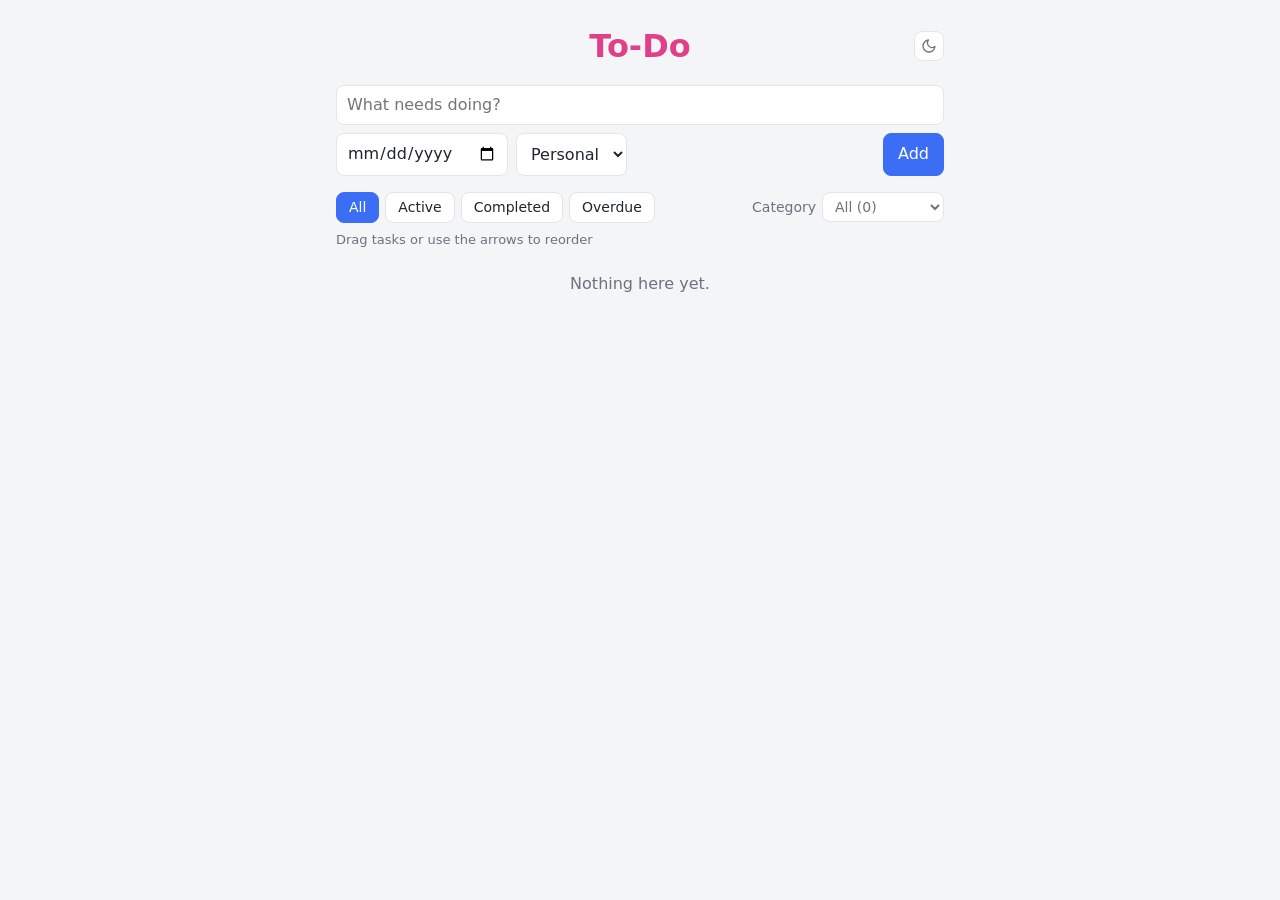
<file: index.html>
<!DOCTYPE html>
<html lang="en">
<head>
  <meta charset="UTF-8">
  <meta name="viewport" content="width=device-width, initial-scale=1">
  <title>To-Do with Deadlines</title>
  <script>
    // Apply the saved (or system) theme before first paint to avoid a flash.
    try {
      // ?demo=light|dark is used by mockups/mockup.html to force a theme.
      var m = location.search.match(/[?&]demo=(light|dark)/);
      var t = m ? m[1] : localStorage.getItem('todo.theme');
      if (!t && window.matchMedia('(prefers-color-scheme: dark)').matches) t = 'dark';
      if (t) document.documentElement.setAttribute('data-theme', t);
    } catch (e) {}
  </script>
  <link rel="stylesheet" href="style.css">
</head>
<body>
  <main class="app">
    <header class="top">
      <h1>To-Do</h1>
      <button id="theme-toggle" class="icon-btn theme-toggle" type="button"></button>
    </header>

    <form id="add-form" class="add-form">
      <label class="sr-only" for="task-text">Task</label>
      <input id="task-text" type="text" placeholder="What needs doing?" required maxlength="200" autocomplete="off">
      <label class="sr-only" for="task-date">Deadline date</label>
      <input id="task-date" type="date">
      <label class="sr-only" for="task-category">Category</label>
      <select id="task-category">
        <option value="work">Work</option>
        <option value="personal" selected>Personal</option>
        <option value="others">Others</option>
      </select>
      <button type="submit">Add</button>
    </form>

    <div class="toolbar">
      <nav class="filters" aria-label="Filter tasks">
        <button data-filter="all" class="active">All</button>
        <button data-filter="active">Active</button>
        <button data-filter="completed">Completed</button>
        <button data-filter="overdue">Overdue</button>
      </nav>
      <label class="cat-filter">Category
        <select id="cat-filter">
          <option value="all">All</option>
          <option value="work">Work</option>
          <option value="personal">Personal</option>
          <option value="others">Others</option>
        </select>
      </label>
    </div>
    <p class="hint">Drag tasks or use the arrows to reorder</p>

    <ul id="task-list" class="task-list"></ul>
    <p id="empty" class="empty" hidden>Nothing here yet.</p>
  </main>
  <script src="app.js"></script>
</body>
</html>
</file>
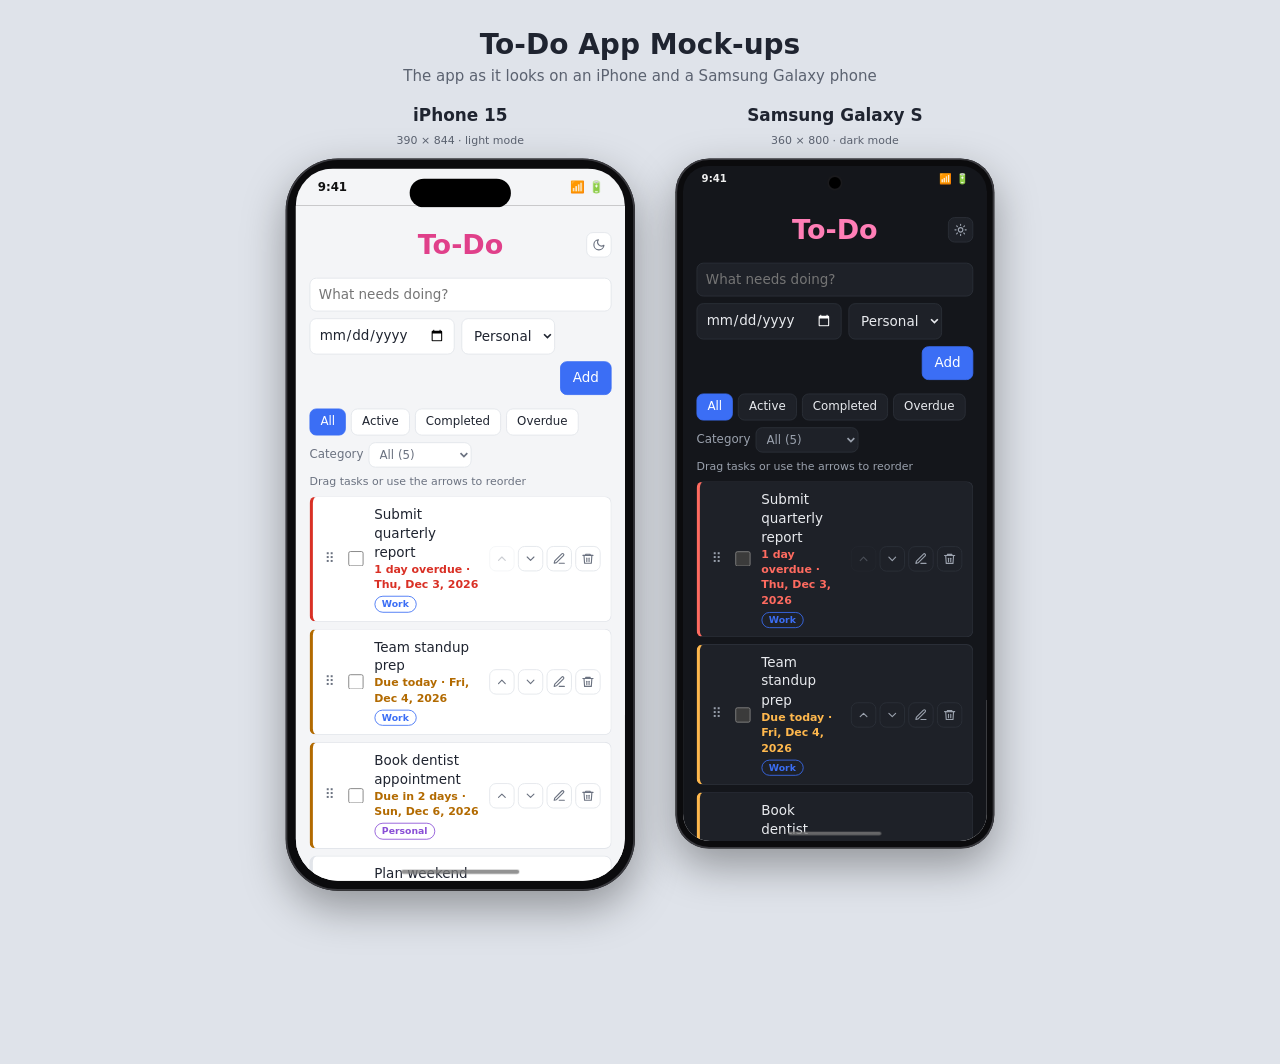
<file: mockups/mockup.html>
<!DOCTYPE html>
<html lang="en">
<head>
<meta charset="UTF-8">
<meta name="viewport" content="width=device-width, initial-scale=1">
<title>Phone mock-ups</title>
<style>
  body { margin: 0; min-height: 100vh; background: #dfe3ea; font-family: system-ui, sans-serif;
         display: flex; flex-direction: column; align-items: center; color: #1f2430; }
  .page-head { text-align: center; padding: 28px 16px 0; }
  .page-head h1 { margin: 0; font-size: 28px; }
  .page-head p { margin: 6px 0 0; color: #5b6270; font-size: 15px; }
  #stage { display: flex; gap: 48px; padding: 24px; transform-origin: top center; }
  .col { display: flex; flex-direction: column; align-items: center; gap: 10px; }
  .col h2 { margin: 0; font-size: 20px; }
  .col .spec { margin: 0 0 4px; font-size: 13px; color: #5b6270; }
  .phone { position: relative; background: #0b0b0d; box-shadow: 0 20px 50px rgba(0,0,0,.35), inset 0 0 0 2px #3a3a3f; }
  .phone iframe { display: block; border: 0; background: #fff; }
  .iphone { padding: 12px; border-radius: 62px; }
  .iphone iframe { width: 390px; height: 800px; margin-top: 44px; border-radius: 0 0 50px 50px; }
  .status { position: absolute; left: 0; right: 0; display: flex; justify-content: space-between; align-items: center; font-size: 14px; font-weight: 600; z-index: 1; }
  .iphone .status { top: 12px; height: 44px; padding: 0 34px; background: #f4f5f7; color: #111; margin: 0 12px; padding: 0 26px; border-radius: 50px 50px 0 0; }
  .galaxy .status { top: 9px; height: 30px; margin: 0 9px; padding: 0 22px; background: #14161b; color: #eee; border-radius: 32px 32px 0 0; font-size: 12px; }
  .iphone .island { position: absolute; top: 24px; left: 50%; width: 120px; height: 34px;
                    margin-left: -60px; background: #000; border-radius: 20px; z-index: 2; }
  .iphone .bar { position: absolute; bottom: 20px; left: 50%; width: 140px; height: 5px;
                 margin-left: -70px; background: rgba(120,120,120,.8); border-radius: 3px; z-index: 2; }
  .galaxy { padding: 9px; border-radius: 40px; }
  .galaxy iframe { width: 360px; height: 770px; margin-top: 30px; border-radius: 0 0 32px 32px; }
  .galaxy .punch { position: absolute; top: 22px; left: 50%; width: 14px; height: 14px;
                   margin-left: -7px; background: #000; border-radius: 50%; z-index: 2;
                   box-shadow: 0 0 0 2px #1a1a1d; }
  .galaxy .bar { position: absolute; bottom: 16px; left: 50%; width: 110px; height: 4px;
                 margin-left: -55px; background: rgba(120,120,120,.8); border-radius: 3px; z-index: 2; }
</style>
</head>
<body>
<header class="page-head">
  <h1>To-Do App Mock-ups</h1>
  <p>The app as it looks on an iPhone and a Samsung Galaxy phone</p>
</header>
<div id="stage">
  <div class="col">
    <h2>iPhone 15</h2>
    <p class="spec">390 × 844 · light mode</p>
    <div class="phone iphone"><div class="status"><span>9:41</span><span>📶 🔋</span></div><div class="island"></div><div class="bar"></div><iframe id="f1" title="iPhone"></iframe></div>
  </div>
  <div class="col">
    <h2>Samsung Galaxy S</h2>
    <p class="spec">360 × 800 · dark mode</p>
    <div class="phone galaxy"><div class="status"><span>9:41</span><span>📶 🔋</span></div><div class="punch"></div><div class="bar"></div><iframe id="f2" title="Galaxy"></iframe></div>
  </div>
</div>
<script>
  // Seed sample tasks, then load the real app (../index.html) in both frames.
  const day = n => { const d = new Date(); d.setDate(d.getDate() + n);
    return d.getFullYear() + '-' + String(d.getMonth()+1).padStart(2,'0') + '-' + String(d.getDate()).padStart(2,'0'); };
  const t = (text, due, category, done) => ({ id: text.replace(/\W/g,''), text, due, category, done: !!done, createdAt: 1 });
  // Demo mode: the app reads these from its own separate key, so real tasks are never touched.
  localStorage.setItem('todo.demo.tasks', JSON.stringify([
    t('Submit quarterly report', day(-1), 'work'),
    t('Team standup prep', day(0), 'work'),
    t('Book dentist appointment', day(2), 'personal'),
    t('Plan weekend trip', day(9), 'personal'),
    t('Renew passport', '', 'others'),
    t('Buy groceries', day(-2), 'personal', true)
  ]));
  document.getElementById('f1').src = '../index.html?demo=light';
  document.getElementById('f2').src = '../index.html?demo=dark';
  // Scale the whole stage to fit the window.
  function fit() {
    const s = Math.min(1, innerWidth / 900, (innerHeight - 90) / 960);
    const st = document.getElementById('stage');
    st.style.transform = 'scale(' + s + ')';
  }
  addEventListener('resize', fit); fit();
</script>
</body>
</html>
</file>
<file: style.css>
:root {
  color-scheme: light;
  --bg: #f4f5f7;
  --card: #fff;
  --text: #1f2430;
  --muted: #6b7280;
  --border: #e2e5ea;
  --accent: #3b6ef5;
  --red: #d93025;
  --pink: #e0408a;
  --red-bg: #fdecea;
  --amber: #b26a00;
  --amber-bg: #fff4e0;
  --purple: #8a4fd6;
  --teal: #0f8a7a;
}
:root[data-theme="dark"] {
  color-scheme: dark;
  --bg: #14161b;
  --card: #1e2128;
  --text: #e8eaee;
  --muted: #9aa1ad;
  --border: #2d313a;
  --red: #ff6b60;
  --pink: #ff7eb6;
  --red-bg: #3a1f1d;
  --amber: #ffb84d;
  --amber-bg: #3a2e18;
  --purple: #b98cf0;
  --teal: #4fd1bd;
}
* { box-sizing: border-box; }
body {
  margin: 0;
  background: var(--bg);
  color: var(--text);
  font: 16px/1.4 system-ui, -apple-system, sans-serif;
}
.app { max-width: 640px; margin: 0 auto; padding: 24px 16px; }
.top { position: relative; display: flex; justify-content: center; align-items: center; margin-bottom: 16px; }
h1 { margin: 0; text-align: center; color: var(--pink); }
.theme-toggle { position: absolute; right: 0; top: 50%; transform: translateY(-50%); }
.sr-only {
  position: absolute; width: 1px; height: 1px; overflow: hidden;
  clip: rect(0 0 0 0); white-space: nowrap;
}
input, button, select { font: inherit; }
select, input[type="text"], input[type="date"] {
  padding: 8px 10px;
  border: 1px solid var(--border);
  border-radius: 8px;
  background: var(--card);
  color: inherit;
}
button {
  padding: 8px 14px;
  border: 1px solid var(--border);
  border-radius: 8px;
  background: var(--card);
  color: inherit;
  cursor: pointer;
}
.add-form { display: flex; flex-wrap: wrap; gap: 8px; }
.add-form #task-text { flex: 1 1 100%; }
.add-form button {
  background: var(--accent); color: #fff; border-color: var(--accent);
  margin-left: auto;
}
.toolbar {
  display: flex; justify-content: space-between; align-items: center;
  gap: 8px; flex-wrap: wrap; margin: 16px 0 8px;
}
.cat-filter { font-size: 14px; color: var(--muted); display: flex; align-items: center; gap: 6px; }
.cat-filter select { padding: 5px 8px; font-size: 14px; }
.hint { font-size: 13px; color: var(--muted); margin: 0 0 8px; }
.handle { cursor: grab; color: var(--muted); user-select: none; padding: 0 2px; flex: none; }
.task[draggable="true"] { cursor: grab; }
.task.dragging { opacity: .4; }
.task.drop-before { box-shadow: 0 -3px 0 0 var(--accent); }
.task.drop-after { box-shadow: 0 3px 0 0 var(--accent); }
.badges { display: flex; gap: 6px; margin-top: 4px; flex-wrap: wrap; }
.badge {
  font-size: 11px; font-weight: 600; padding: 1px 8px; border-radius: 999px;
  border: 1px solid var(--border); color: var(--muted);
}
.badge.cat-work { color: var(--accent); border-color: var(--accent); }
.badge.cat-personal { color: var(--purple); border-color: var(--purple); }
.badge.cat-others { color: var(--teal); border-color: var(--teal); }
.filters { display: flex; gap: 6px; flex-wrap: wrap; }
.filters button { padding: 5px 12px; font-size: 14px; }
.filters button.active { background: var(--accent); color: #fff; border-color: var(--accent); }
.task-list { list-style: none; margin: 0; padding: 0; display: grid; gap: 8px; }
.task {
  display: flex; align-items: center; gap: 10px;
  background: var(--card);
  border: 1px solid var(--border);
  border-left: 4px solid var(--border);
  border-radius: 8px;
  padding: 10px 12px;
}
.task.overdue { border-left-color: var(--red); }
.task.soon { border-left-color: var(--amber); }
.task input[type="checkbox"] { width: 18px; height: 18px; flex: none; }
.task .body { flex: 1; min-width: 0; }
.task .text { overflow-wrap: anywhere; }
.task .due { font-size: 13px; color: var(--muted); }
.task.overdue .due { color: var(--red); font-weight: 600; }
.task.soon .due { color: var(--amber); font-weight: 600; }
.task.done .text { text-decoration: line-through; color: var(--muted); }
.task.done { opacity: .7; border-left-color: var(--border); }
.task .actions { display: flex; gap: 4px; }
.task .actions button { padding: 4px 8px; font-size: 13px; }
.icon-btn { display: inline-flex; align-items: center; justify-content: center; padding: 6px !important; color: var(--muted); }
.icon-btn:hover { color: var(--accent); border-color: var(--accent); }
.icon-btn:disabled { opacity: .35; cursor: default; }
.icon-btn:disabled:hover { color: var(--muted); border-color: var(--border); }
.task input[aria-invalid="true"] { border-color: var(--red); }
.task .actions .icon-btn:last-child:hover { color: var(--red); border-color: var(--red); }
.task .edit-fields { display: flex; flex-wrap: wrap; gap: 6px; }
.task .edit-fields input[type="text"] { flex: 1 1 100%; }
.empty { text-align: center; color: var(--muted); }
</file>
